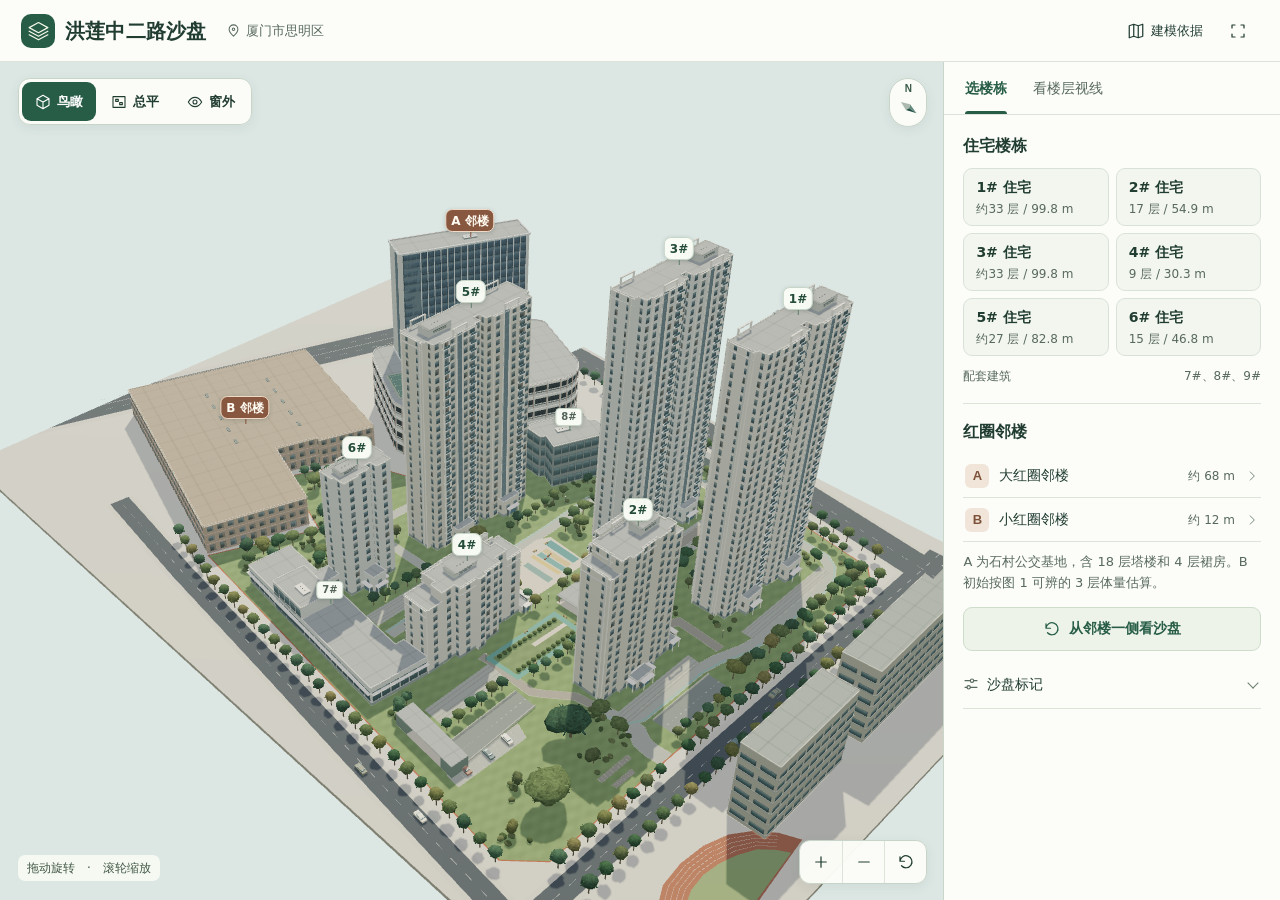
<file: index.html>
<!doctype html>
<html lang="zh-CN">
<head><meta charset="utf-8"><meta name="viewport" content="width=device-width,initial-scale=1,viewport-fit=cover"><title>洪莲中二路地块 · 互动三维沙盘</title><meta name="description" content="厦门思明洪莲中二路地块互动沙盘。用手指旋转、缩放，选楼栋和楼层，从窗外查看两栋邻楼的遮挡。"><meta name="robots" content="noindex"><meta property="og:title" content="洪莲中二路地块 · 互动三维沙盘"><meta property="og:description" content="厦门思明洪莲中二路地块互动沙盘。用手指旋转、缩放，选楼栋和楼层，从窗外查看两栋邻楼的遮挡。"><meta property="og:image" content="https://gilka1456-rgb.github.io/honglian-xiamen-sandtable/preview.jpg?v=bd34f396c3"><meta property="og:url" content="https://gilka1456-rgb.github.io/honglian-xiamen-sandtable/"><link rel="stylesheet" href="./viewer.css?v=d31fffacfa"></head>
<body>
<svg aria-hidden="true" class="defs" xmlns="http://www.w3.org/2000/svg">
<symbol id="i-mark" viewBox="0 0 32 32"><path d="m3 12 13-7 13 7-13 7zM3 17l13 7 13-7M3 22l13 7 13-7"/></symbol>
<symbol id="i-pin" viewBox="0 0 24 24"><path d="M19 10c0 5-7 11-7 11S5 15 5 10a7 7 0 0 1 14 0Z"/><circle cx="12" cy="10" r="2"/></symbol>
<symbol id="i-plan" viewBox="0 0 24 24"><path d="m3 5 6-2 6 2 6-2v16l-6 2-6-2-6 2zM9 3v16m6-14v16"/></symbol>
<symbol id="i-max" viewBox="0 0 24 24"><path d="M8 4H4v4m12-4h4v4M4 16v4h4m8 0h4v-4"/></symbol>
<symbol id="i-eye" viewBox="0 0 24 24"><path d="M2 12s4-7 10-7 10 7 10 7-4 7-10 7S2 12 2 12Z"/><circle cx="12" cy="12" r="3"/></symbol>
<symbol id="i-iso" viewBox="0 0 24 24"><path d="m3 7 9-5 9 5v10l-9 5-9-5zM3 7l9 5 9-5m-9 5v10"/></symbol>
<symbol id="i-top" viewBox="0 0 24 24"><path d="M3 4h18v16H3zm4 4h4v3H7zm6 5h4v3h-4z"/></symbol>
<symbol id="i-rotate" viewBox="0 0 24 24"><path d="M4 11a8 8 0 1 1 2 6M4 5v6h6"/></symbol>
<symbol id="i-next" viewBox="0 0 24 24"><path d="m9 5 7 7-7 7"/></symbol>
<symbol id="i-close" viewBox="0 0 24 24"><path d="m6 6 12 12M6 18 18 6"/></symbol>
<symbol id="i-plus" viewBox="0 0 24 24"><path d="M5 12h14M12 5v14"/></symbol>
<symbol id="i-minus" viewBox="0 0 24 24"><path d="M5 12h14"/></symbol>
<symbol id="i-tune" viewBox="0 0 24 24"><path d="M3 7h8m5 0h5M3 17h3m5 0h10"/><circle cx="13.5" cy="7" r="2.5"/><circle cx="8.5" cy="17" r="2.5"/></symbol>
<symbol id="i-list" viewBox="0 0 24 24"><path d="M8 5h13M8 12h13M8 19h13M3 5h1M3 12h1M3 19h1"/></symbol>
<symbol id="i-sun" viewBox="0 0 24 24"><circle cx="12" cy="12" r="4"/><path d="M12 1v3m0 16v3M1 12h3m16 0h3M4 4l2 2m12 12 2 2M4 20l2-2M18 6l2-2"/></symbol>
</svg>
<header class="mast">
  <div class="brand"><span class="brandmark" aria-hidden="true"><svg><use href="#i-mark"/></svg></span><h1>洪莲中二路沙盘</h1></div>
  <div class="loc"><svg><use href="#i-pin"/></svg>厦门市思明区</div>
  <div class="top-actions"><button id="sources"><svg><use href="#i-plan"/></svg><span>建模依据</span></button><button id="fullscreen" title="全屏" aria-label="切换全屏"><svg><use href="#i-max"/></svg></button></div>
</header>
<main>
  <section id="view" aria-label="可交互的三维建筑模型">
    <div id="modelSurface"><canvas id="canvas" tabindex="0" aria-label="三维沙盘，拖动旋转，双指或滚轮缩放。也可通过下方的楼栋和视角按钮浏览。"></canvas>
    <div id="pins"></div></div>
    <nav class="view-modes" aria-label="观察视角">
      <button data-view="orbit" class="active"><svg><use href="#i-iso"/></svg>鸟瞰</button>
      <button data-view="plan"><svg><use href="#i-top"/></svg>总平</button>
      <button data-view="window"><svg><use href="#i-eye"/></svg>窗外</button>
    </nav>
    <div class="compass" aria-label="估算北向"><b>N</b><svg viewBox="0 0 38 38"><g id="needle"><path d="m19 5 5 15-5-2z" fill="#264f47"/><path d="m19 5-5 15 5-2z" fill="#61897b"/><path d="m19 32-5-12 5-2 5 2z" fill="#abb9af"/></g></svg></div>
    <div id="windowCross" hidden aria-hidden="true"></div>
    <div class="window-tools" hidden><span id="windowStatus"></span><button id="reaim" hidden><svg><use href="#i-eye"/></svg>对准邻楼</button></div>
    <div class="navtools" aria-label="视图工具"><button id="zplus" title="放大" aria-label="放大"><svg><use href="#i-plus"/></svg></button><button id="zminus" title="缩小" aria-label="缩小"><svg><use href="#i-minus"/></svg></button><button id="resetCam" title="恢复初始鸟瞰" aria-label="恢复初始鸟瞰"><svg><use href="#i-rotate"/></svg></button></div>
    <div class="view-footer"><small id="gesture">拖动旋转　·　滚轮缩放</small></div>
    <div id="loading">正在构建三维沙盘…</div>
  </section>
  <aside id="panel" aria-label="楼栋与楼层设置">
    <div class="panel-bar">
      <nav class="tabs" aria-label="沙盘工具"><button class="active" data-tab="overview">选楼栋</button><button data-tab="analysis">看楼层视线</button></nav>
      <button id="sheetToggle" aria-controls="scrollPanel" aria-expanded="true" aria-label="收起面板" title="收起面板"><span>收起</span><svg><use href="#i-next"/></svg></button>
    </div>
    <div class="scroll-panel" id="scrollPanel">
      <section id="overview">
        <div class="section-head housing-head"><h2>住宅楼栋</h2><button id="jumpNeighbors">查看两栋邻楼<svg><use href="#i-next"/></svg></button></div>
        <div id="buildingList"></div>
        <div class="support-line"><span>配套建筑</span><strong>7#、8#、9#</strong></div>
        <div class="divider"></div><div class="section-head" id="neighborHeading"><h2>红圈邻楼</h2></div>
        <div id="neighborList"></div><p id="neighborNote" class="footnote">邻楼位置来自卫星图，高度可按实测调整。</p>
        <button class="large secondary" id="neighborView"><svg><use href="#i-rotate"/></svg>从邻楼一侧看沙盘</button>
        <details class="drawer display-options"><summary><svg><use href="#i-tune"/></svg>沙盘标记</summary>
          <label class="toggleline">楼号和邻楼位置<input id="showLabels" type="checkbox" checked></label>
          <label class="toggleline">用地红线<input id="showBoundary" type="checkbox" checked></label>
        </details>
      </section>
      <section id="analysis" hidden>
        <div class="section-head"><h2><label for="buildingSelect">观察楼栋</label></h2><select id="buildingSelect" aria-label="选择观察楼栋"></select></div>
        <div class="floor-box"><div class="floor-row"><div><strong id="floorNum">6</strong><span>层</span></div><small id="floorData"></small></div>
          <div class="floor-stepper"><button id="floorDown" aria-label="降低一层"><svg><use href="#i-minus"/></svg></button><input type="range" id="floor" min="1" value="6" step="1" aria-label="观察楼层"><button id="floorUp" aria-label="升高一层"><svg><use href="#i-plus"/></svg></button></div>
        </div>
        <div id="sightSummary" class="sight-summary" aria-live="polite" aria-atomic="true"><span id="sightTarget"></span><strong id="verdict"></strong></div>
        <div class="control-line"><label for="point">外墙观察点</label><select id="point"><option value="0.24">左段</option><option value="0.5" selected>中段</option><option value="0.76">右段</option></select></div>
        <div class="field-title">朝哪栋邻楼看</div>
        <div class="target-grid"><button data-target="A"><b>A</b>大红圈</button><button data-target="B"><b>B</b>小红圈</button></div>
        <div class="control-line" id="partRow"><label for="aimPart">公交基地</label><select id="aimPart"><option value="tower">18 层塔楼方向</option><option value="podium">4 层裙房方向</option></select></div>
        <div class="result" id="result"><div class="result-kicker">视线剖面</div><div id="profile"></div><p id="resultDetail"></p></div>
        <button id="enterWindow" class="large primary"><svg><use href="#i-eye"/></svg><span>从这一层向外看</span></button>
        <details id="heights" class="drawer"><summary><svg><use href="#i-tune"/></svg>调整邻楼高度</summary><p class="footnote" id="heightNote">调整后会重新计算视线。</p><div id="heightInputs"></div><button class="reset-small" id="restoreH">恢复初始高度</button></details>
        <details id="solar" class="drawer"><summary><svg><use href="#i-sun"/></svg>查看日照</summary><div class="date-row"><label for="sunDate">日期</label><input id="sunDate" type="date" value="2026-12-22"></div><div class="control-line"><label for="sunTime">北京时间</label><output id="sunClock">14:00</output></div><input id="sunTime" type="range" min="360" max="1080" step="10" value="840" aria-label="太阳时间"><p class="sun-state" id="sunResult"></p><p class="footnote">按所选时刻、外墙观察点和已建模楼体估算直射光。</p></details>
      </section>
    </div>
  </aside>
</main>
<dialog id="dialog"><div class="dialoghead"><h2>建模依据</h2><button id="close" aria-label="关闭"><svg><use href="#i-close"/></svg></button></div><div id="refContent"></div></dialog>
<script src="./viewer.js?v=53f77ae460" defer></script>
</body></html>
</file>
<file: viewer.css>
:root {
  --ink: #213d32;
  --quiet: #58695e;
  --teal: #275d47;
  --border: #dce3d8;
  --tint: #eef3ea;
  --paper: #fcfdf9;
  --glass: #fcfdf8f5;
  --float: 0 3px 12px #27443512;
  --mast: 62px;
  --font: "Microsoft YaHei UI","PingFang SC","Noto Sans CJK SC",system-ui,sans-serif;
}
* { box-sizing: border-box; }
html, body { width: 100%; height: 100%; margin: 0; }
body { display: flex; flex-direction: column; height: 100vh; height: 100dvh; overflow: hidden; color: var(--ink); background: var(--paper); font: 14px/1.5 var(--font); -webkit-text-size-adjust: 100%; }
button, select, input { font: inherit; color: inherit; }
button, select { border: 0; background: none; }
button { cursor: pointer; -webkit-tap-highlight-color: transparent; }
button:focus-visible, select:focus-visible, summary:focus-visible, input:focus-visible, #canvas:focus-visible { outline: 2px solid #33845d; outline-offset: 2px; }
button:disabled { opacity: .42; cursor: default; }
svg { width: 18px; height: 18px; stroke: currentColor; fill: none; stroke-width: 1.65; stroke-linecap: round; stroke-linejoin: round; flex-shrink: 0; }
.defs, [hidden] { display: none !important; }
.mast, .brand, .loc, .top-actions, .top-actions button, .view-modes, .view-modes button,
.tabs, .section-head, .support-line, .toggleline, .control-line, .floor-row, .target-grid, .large,
.drawer summary, .dialoghead, .date-row, #reaim, .panel-bar { display: flex; align-items: center; }
.mast { z-index: 6; min-height: calc(var(--mast) + env(safe-area-inset-top)); flex: 0 0 auto; padding: env(safe-area-inset-top) max(21px,env(safe-area-inset-right)) 0 max(21px,env(safe-area-inset-left)); gap: 20px; border-bottom: 1px solid var(--border); }
.brand { gap: 10px; white-space: nowrap; }
.brandmark { width: 34px; height: 34px; display: grid; place-items: center; background: var(--teal); color: #f5f8e8; border-radius: 10px; }
.brandmark svg { width: 23px; height: 23px; }
.brand h1 { font-size: 20px; font-weight: 660; letter-spacing: .2px; margin: 0; }
.loc { gap: 5px; font-size: 13px; color: var(--quiet); }
.loc svg { width: 15px; height: 15px; }
.top-actions { margin-left: auto; gap: 5px; }
.top-actions button { min-height: 42px; padding: 0 9px; border-radius: 7px; gap: 6px; font-size: 13px; }
#fullscreen { width: 42px; justify-content: center; }
main { flex: 1; min-height: 0; display: grid; grid-template-columns: minmax(0,1fr) clamp(310px,26.3vw,366px); }
#view { position: relative; min-width: 0; min-height: 0; overflow: hidden; isolation: isolate; background: linear-gradient(#d7e5df,#ecf0e6); }
#modelSurface { position: absolute; inset: 0; touch-action: none; }
#canvas { display: block; width: 100%; height: 100%; touch-action: none; cursor: grab; outline: none; }
#canvas:active { cursor: grabbing; }
#pins { position: absolute; inset: 0; pointer-events: none; overflow: hidden; z-index: 1; }
.pin { position: absolute; left: 0; top: 0; display: grid; place-items: center; min-width: 28px; height: 23px; padding: 0 5px; border: 1px solid #c6d5c6; border-radius: 7px; background: #fafdf6f5; color: #244c38; box-shadow: 0 1px 4px #19352830; white-space: nowrap; font: 650 12px/1 var(--font); transform: translate(-50%,-100%); pointer-events: auto; }
.pin::after { content: ""; position: absolute; left: 50%; width: 1px; height: var(--stem,5px); bottom: calc(-1px - var(--stem,5px)); background: #607f69; }
.pin.neighbor { color: #fffaf2; background: #87583f; border-color: #f0d9c6; }
.pin.neighbor::after { background: #80503b; }
.pin.chosen { color: white; background: var(--teal); border-color: white; }
.pin.service { min-width: 22px; height: 18px; color: #536257; border-radius: 4px; font-size: 10px; }
.view-modes, .compass, .navtools, .window-tools { position: absolute; z-index: 3; border: 1px solid #c9d4c9; box-shadow: var(--float); background: var(--glass); }
.view-modes { top: 16px; left: 18px; padding: 3px; gap: 2px; border-radius: 12px; }
.view-modes button { justify-content: center; min-height: 39px; padding: 0 13px; gap: 6px; border-radius: 9px; font-size: 13px; font-weight: 600; }
.view-modes svg { width: 16px; height: 16px; }
.view-modes .active { background: var(--teal); color: white; }
.compass { top: 16px; right: 16px; width: 38px; height: 49px; display: grid; justify-items: center; align-content: center; border-radius: 22px; pointer-events: none; }
.compass svg { height: 27px; width: 27px; stroke: none; }
.compass b { color: #395a48; font: 650 10px/10px Arial,sans-serif; }
.navtools { right: 16px; bottom: 16px; display: flex; border-radius: 11px; overflow: hidden; }
.navtools button { display: grid; place-items: center; width: 42px; height: 42px; padding: 0; }
.navtools button + button { border-left: 1px solid var(--border); }
#windowCross { position: absolute; left: 50%; top: 50%; width: 9px; height: 9px; border: 1.5px solid #fff; border-radius: 50%; box-shadow: 0 0 0 1px #254d3780; pointer-events: none; transform: translate(-50%,-50%); }
.window-tools { left: 18px; bottom: 16px; display: flex; align-items: center; gap: 7px; border-radius: 11px; padding: 0 4px 0 12px; font-size: 12px; }
#windowStatus { color: var(--quiet); }
#reaim { justify-content: center; gap: 4px; padding: 0 7px; min-height: 42px; color: var(--teal); font-weight: 600; }
#reaim svg { width: 15px; height: 15px; }
.view-footer { position: absolute; left: 18px; bottom: 19px; z-index: 2; pointer-events: none; }
.view-footer small { display: block; padding: 4px 9px; border-radius: 7px; color: #415747; background: #fafcf3dd; font-size: 12px; }
[data-mode="window"] .view-footer, .view-footer.dismissed { display: none; }
#loading { position: absolute; inset: 0; z-index: 6; display: grid; place-content: center; padding: 25px; background: #e8eee6dd; text-align: center; color: var(--teal); }
#panel { display: flex; flex-direction: column; min-height: 0; min-width: 0; z-index: 5; border-left: 1px solid #cbd6ca; background: var(--paper); }
.panel-bar { gap: 4px; flex: 0 0 auto; height: 53px; padding: 0 19px; border-bottom: 1px solid var(--border); }
.tabs { gap: 22px; height: 100%; }
.tabs button { position: relative; height: 100%; padding: 0 2px; white-space: nowrap; color: var(--quiet); font-size: 14px; font-weight: 550; }
.tabs button.active { color: var(--teal); font-weight: 660; }
.tabs .active::after { content: ""; position: absolute; left: 2px; right: 2px; bottom: 0; height: 3px; background: var(--teal); border-radius: 3px 3px 0 0; }
#sheetToggle { display: none; }
.scroll-panel { flex: 1; min-height: 0; overflow-y: auto; overscroll-behavior: contain; padding: 19px 19px 22px; scrollbar-width: thin; scrollbar-color: #c4d2c6 transparent; }
.section-head { justify-content: space-between; gap: 8px; margin-bottom: 10px; }
h2 { margin: 0; font-size: 16px; font-weight: 650; }
.housing-head { position: relative; }
#jumpNeighbors { display: none; }
.section-head > span, .support-line { color: var(--quiet); font-size: 12px; }
#buildingList { display: grid; grid-template-columns: repeat(2,minmax(0,1fr)); gap: 7px; }
.building-row { position: relative; display: grid; justify-items: start; align-content: center; gap: 2px; min-height: 58px; text-align: left; padding: 7px 10px 7px 12px; border: 1px solid #d9e2d7; border-radius: 9px; background: #f3f6ef; }
.building-row .elevation, .building-row > svg:last-child { display: none; }
.building-row b { font-size: 14px; font-weight: 650; }
.building-row small, .n-row small { color: var(--quiet); font-size: 12px; font-variant-numeric: tabular-nums; }
.support-line { justify-content: space-between; margin-top: 11px; }
.support-line strong { font-weight: 500; }
.divider { height: 1px; background: var(--border); margin: 18px 0 16px; }
.n-row { width: 100%; display: flex; align-items: center; gap: 10px; min-height: 44px; padding: 0 2px; border-bottom: 1px solid var(--border); text-align: left; font-size: 14px; }
.n-row i, .target-grid b { display: inline-grid; place-items: center; width: 24px; height: 24px; flex-shrink: 0; border-radius: 6px; background: #f1e5d9; color: #7d5139; font: 650 13px/1 Arial,sans-serif; }
.n-row small { margin-left: auto; }
.n-row svg { width: 14px; height: 14px; color: #718477; }
.footnote, .result p { color: var(--quiet); font-size: 13px; line-height: 1.65; }
.footnote { margin: 9px 0 13px; }
.large { width: 100%; justify-content: center; min-height: 44px; gap: 8px; padding: 7px 10px; border-radius: 9px; font-size: 14px; font-weight: 600; }
.primary { color: white; background: var(--teal); }
.secondary { color: var(--teal); background: var(--tint); border: 1px solid #ceddca; }
.drawer { border-bottom: 1px solid var(--border); }
.drawer[open] { padding-bottom: 10px; }
.drawer summary { min-height: 47px; gap: 8px; list-style: none; cursor: pointer; font-size: 14px; font-weight: 560; }
.drawer summary::-webkit-details-marker { display: none; }
.drawer summary::after { content: ""; width: 7px; height: 7px; margin: -3px 4px 0 auto; border: solid #6b7c6c; border-width: 0 1.5px 1.5px 0; transform: rotate(45deg); }
.drawer[open] summary::after { transform: rotate(225deg); margin-top: 4px; }
.drawer summary svg { width: 16px; height: 16px; color: var(--quiet); }
.display-options, #heights { margin-top: 10px; }
.toggleline { justify-content: space-between; min-height: 42px; color: var(--quiet); font-size: 13px; cursor: pointer; }
.toggleline input { position: relative; width: 32px; height: 20px; margin: 0; appearance: none; background: #aab6ab; border-radius: 12px; cursor: pointer; }
.toggleline input::before { content: ""; position: absolute; left: 3px; top: 3px; width: 14px; height: 14px; border-radius: 50%; background: white; }
.toggleline input:checked { background: #467554; }
.toggleline input:checked::before { left: 15px; }
select, .date-row input, .numwrap input { max-width: 100%; min-height: 38px; padding: 4px 8px; border: 1px solid #c5d2c4; border-radius: 7px; background: #fff; font-size: 14px; }
#buildingSelect { font-weight: 600; color: var(--teal); }
.floor-box { margin: 11px 0 8px; padding: 10px 12px 5px; border-radius: 10px; background: var(--tint); }
.floor-row { justify-content: space-between; gap: 5px; }
.floor-row > div { display: flex; align-items: baseline; gap: 5px; }
.floor-row strong { font: 550 33px/1.15 "Segoe UI",Arial,sans-serif; letter-spacing: -.8px; }
.floor-row small { color: var(--quiet); font-size: 12px; }
.floor-stepper { display: flex; align-items: center; gap: 7px; margin-top: 2px; }
.floor-stepper button { width: 35px; min-width: 35px; height: 40px; display: grid; place-items: center; border-radius: 6px; padding: 0; }
.floor-stepper svg { width: 16px; height: 16px; }
input[type="range"] { width: 100%; min-width: 0; height: 36px; display: block; margin: 0; accent-color: var(--teal); cursor: pointer; }
.floor-stepper input { flex: 1; }
.control-line, .date-row { min-height: 44px; gap: 8px; justify-content: space-between; margin: 6px 0; font-size: 14px; }
.field-title { margin: 11px 0 6px; font-size: 14px; }
.target-grid { gap: 8px; }
.target-grid button { flex: 1; display: flex; align-items: center; justify-content: center; gap: 7px; min-height: 42px; padding: 5px; border: 1px solid var(--border); border-radius: 8px; font-size: 13px; }
.target-grid button.active { background: #f7eee2; border-color: #b98b68; color: #704730; }
.target-grid b { width: 20px; height: 20px; border-radius: 4px; }
.sight-summary { display: flex; align-items: baseline; flex-wrap: wrap; column-gap: 9px; row-gap: 1px; margin: 3px 0 9px; padding: 8px 10px; border-left: 3px solid #598667; border-radius: 3px 7px 7px 3px; color: #2f6143; background: #edf4e9; }
.sight-summary.blocked { color: #795033; background: #f7eee1; border-color: #ac805b; }
.sight-summary span { flex-shrink: 0; color: var(--quiet); font-size: 12px; }
.sight-summary strong { font-size: 14px; font-weight: 650; }
.result { margin: 12px 0 9px; padding: 12px 13px; border: 1px solid #d4e2cf; background: #eff5eb; border-radius: 10px; }
.result-kicker { color: var(--quiet); font-size: 12px; }
.result p { margin: 5px 0 0; }
.result, .result.blocked { border-color: var(--border); background: #f5f7f1; }
#profile svg { display: block; width: 100%; height: 62px; overflow: visible; stroke: none; }
.height-row, .numwrap { display: flex; align-items: center; }
.height-row { justify-content: space-between; gap: 8px; margin-top: 7px; }
.numwrap { gap: 5px; }
.numwrap input { width: 76px; }
.reset-small { min-height: 40px; padding: 0 2px; color: var(--teal); font-size: 13px; text-decoration: underline; text-underline-offset: 3px; }
.sun-state { margin: 8px 0; font-size: 14px; font-weight: 600; }
dialog { width: min(820px,94vw); max-width: 94vw; max-height: 88vh; padding: 0; color: var(--ink); background: var(--paper); border: 1px solid #bdcdbd; border-radius: 13px; box-shadow: 0 22px 70px #17382e40; }
dialog::backdrop { background: #152d2799; }
.dialoghead { justify-content: space-between; padding: 6px 9px 6px 17px; border-bottom: 1px solid var(--border); }
#close { display: grid; place-items: center; width: 43px; height: 43px; border-radius: 8px; }
#refNav { display: flex; align-items: center; gap: 4px; overflow-x: auto; padding: 7px 12px; }
#refNav button { min-height: 40px; padding: 0 9px; border-radius: 6px; font-size: 13px; white-space: nowrap; }
#refNav button.active { background: var(--teal); color: white; }
#refContent { padding: 0 12px 12px; }
.ref-figure { height: min(60vh,620px); overflow: auto; text-align: center; border-radius: 6px; background: #e0e8df; }
.ref-figure img { display: block; height: 100%; max-width: 100%; object-fit: contain; margin: 0 auto; cursor: zoom-in; }
.ref-figure.zoom img { height: auto; max-width: none; width: max(135%,1100px); cursor: zoom-out; }
.caption { color: var(--quiet); font-size: 12px; margin: 8px 0 0; }
.methods { height: min(62vh,620px); overflow-y: auto; padding: 5px 5px 10px; color: var(--quiet); }
.methods h3 { font-size: 15px; margin: 12px 0 4px; color: var(--ink); }
.methods p { margin: 3px 0 12px; font-size: 14px; line-height: 1.75; }
.methods a { color: var(--teal); overflow-wrap: anywhere; }
@media (hover: hover) {
  .building-row:hover, .top-actions button:hover, .navtools button:hover, .n-row:hover, #close:hover, .floor-stepper button:hover { background: #e8efe3; }
  .primary:hover { background: #204e3b; }
}
@media (max-width: 740px) and (orientation: portrait), (max-width: 550px) {
  :root { --mast: 51px; }
  .mast { gap: 6px; padding-right: max(8px,env(safe-area-inset-right)); padding-left: max(12px,env(safe-area-inset-left)); }
  .brand { gap: 7px; }
  .brandmark { width: 30px; height: 30px; border-radius: 8px; }
  .brandmark svg { width: 21px; height: 21px; }
  .brand h1 { font-size: 17px; letter-spacing: 0; }
  .loc { display: none; }
  .top-actions { gap: 0; }
  .top-actions button { padding: 0 7px; font-size: 12px; }
  #fullscreen { width: 36px; }
  main { display: flex; flex-direction: column; }
  #view { flex: 1; }
  #panel { flex: 0 0 auto; height: calc(215px + env(safe-area-inset-bottom)); max-height: 40%; border-left: 0; border-top: 1px solid #bfcebf; }
  body[data-panel-tab="analysis"] #panel { height: 44%; max-height: 44%; }
  body.sheet-closed #panel { height: calc(48px + env(safe-area-inset-bottom)); max-height: none; }
  body.sheet-closed #scrollPanel { display: none; }
  .panel-bar { height: 47px; padding: 0 13px; }
  .tabs { gap: 21px; }
  #sheetToggle { margin-left: auto; display: flex; align-items: center; justify-content: center; min-width: 58px; height: 44px; gap: 4px; padding: 0 1px 0 5px; color: var(--quiet); font-size: 13px; }
  #sheetToggle svg { width: 14px; height: 14px; transform: rotate(90deg); }
  .sheet-closed #sheetToggle svg { transform: rotate(-90deg); }
  .scroll-panel { padding: 10px 13px calc(18px + env(safe-area-inset-bottom)); }
  #jumpNeighbors { position: absolute; right: 0; top: 50%; transform: translateY(-50%); display: flex; align-items: center; gap: 2px; height: 35px; padding: 0 1px 0 9px; font-size: 12px; color: var(--teal); }
  #jumpNeighbors svg { width: 12px; height: 12px; transform: rotate(90deg); }
  select, .date-row input, .numwrap input { font-size: 16px; }
  #buildingList { grid-template-columns: repeat(3,minmax(0,1fr)); gap: 5px; }
  .building-row { min-height: 49px; padding: 5px 7px; gap: 1px; border-radius: 7px; }
  .building-row b { font-size: 13px; }
  .building-row small { font-size: 11.5px; white-space: nowrap; }
  .section-head { margin-bottom: 6px; }
  h2 { font-size: 15px; }
  .support-line { margin-top: 7px; }
  .view-modes { left: 10px; top: 10px; }
  .view-modes button { min-height: 36px; padding: 0 9px; gap: 5px; }
  .compass { right: 10px; top: 10px; width: 33px; height: 42px; }
  .compass svg { width: 23px; height: 23px; }
  .navtools { right: 9px; bottom: 9px; }
  .navtools button { width: 38px; height: 40px; }
  .view-footer { left: 10px; bottom: 15px; }
  .view-footer small { font-size: 11.5px; }
  .window-tools { left: 9px; bottom: 9px; gap: 1px; padding-left: 7px; font-size: 11.5px; }
  #reaim { min-height: 40px; padding: 0 4px; }
  #reaim svg { display: none; }
  .pin { min-width: 24px; height: 20px; font-size: 11px; }
  .pin.service { min-width: 19px; height: 17px; font-size: 10px; }
  .floor-box { margin: 5px 0; padding-top: 7px; }
  .floor-stepper button { width: 40px; min-width: 40px; }
  #refNav { gap: 1px; padding: 4px 6px; }
  #refNav button { padding: 0 7px; font-size: 12px; }
}
@media (max-height: 540px) and (orientation: landscape) and (min-width: 551px) {
  :root { --mast: 42px; }
  .mast { padding-left: max(11px,env(safe-area-inset-left)); }
  .brandmark { width: 28px; height: 28px; }
  .brand h1 { font-size: 16px; }
  main { grid-template-columns: minmax(0,1fr) clamp(238px,34vw,300px); }
  .panel-bar { height: 43px; padding-inline: 12px; }
  .scroll-panel { padding: 10px 12px max(15px,env(safe-area-inset-bottom)); }
  .navtools, .compass { right: 9px; }
  .view-modes, .view-footer, .window-tools { left: max(9px,env(safe-area-inset-left)); }
  .navtools, .window-tools, .view-footer { bottom: max(9px,env(safe-area-inset-bottom)); }
  .view-modes, .compass { top: 8px; }
}
</file>
